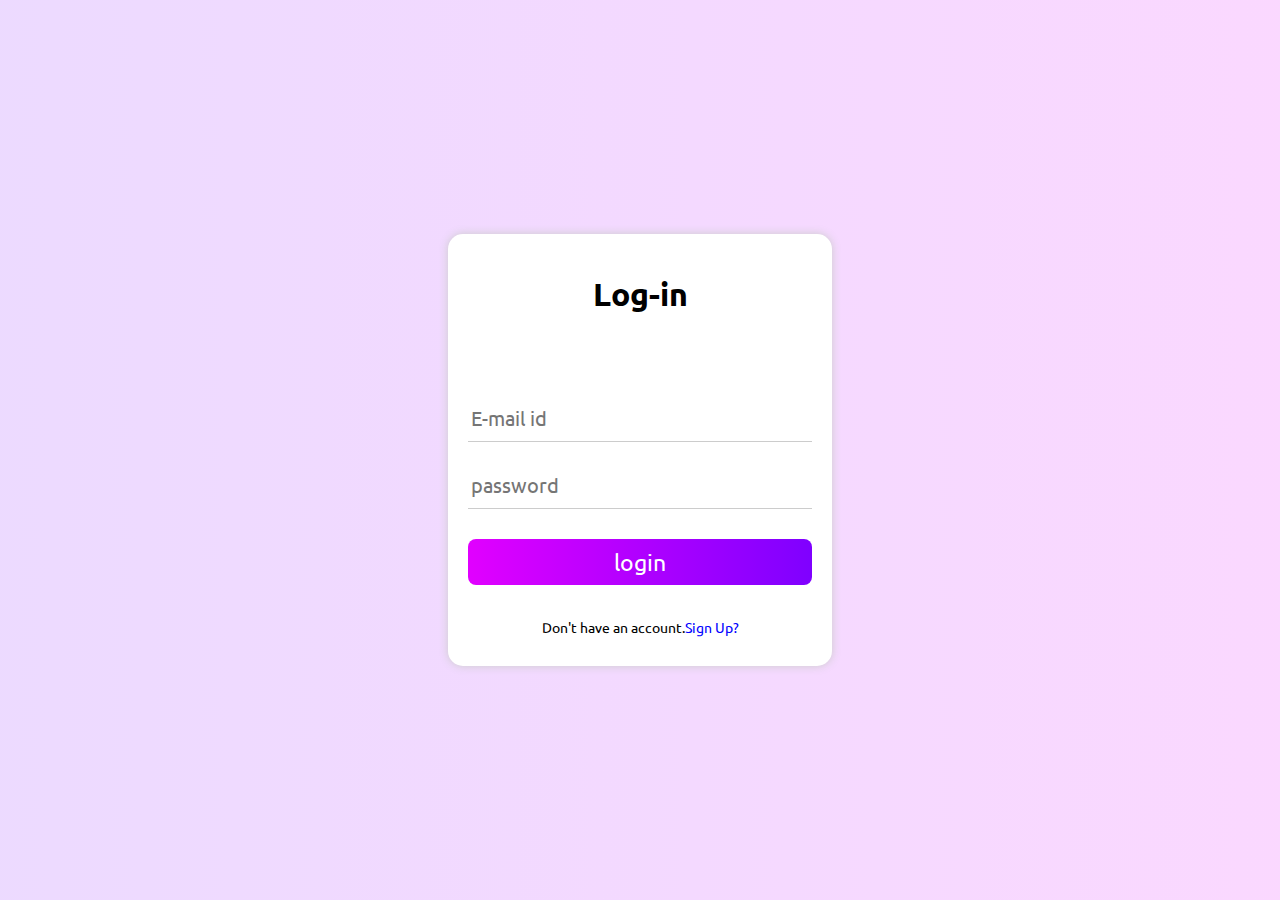
<file: index.html>
<!DOCTYPE html>
<html lang="en">

<head>
    <meta charset="UTF-8">
    <meta name="viewport" content="width=device-width, initial-scale=1.0">
    <title>Log-in</title>
    <link rel="stylesheet" href="css/style.css">
    <link rel="stylesheet" href="css/repv1.css">
    <link rel="stylesheet" href="https://cdnjs.cloudflare.com/ajax/libs/animate.css/4.1.1/animate.min.css" />
    <link rel="stylesheet" href="https://cdnjs.cloudflare.com/ajax/libs/font-awesome/6.5.2/css/all.min.css" integrity="sha512-SnH5WK+bZxgPHs44uWIX+LLJAJ9/2PkPKZ5QiAj6Ta86w+fsb2TkcmfRyVX3pBnMFcV7oQPJkl9QevSCWr3W6A==" crossorigin="anonymous" referrerpolicy="no-referrer" />
</head>

<body>
    <div id="container">
        <div id="page">
            <div class="login animate__animatted animate__flipInY" id="login_page">
                <h1 class="center">Log-in</h1>
                <form id="form_login" autocomplete="off">
                    <input type="email" placeholder="E-mail id" class="login_email" required="required" id="login_email" >
                    <!-- IN this section we use fifa icon using https://fontawesome.com/ -->
                    <small id="login_email_warning"><i class="fa-solid fa-triangle-exclamation"></i> Email id is not registered.......</small>
                    <input type="password" placeholder="password" class="login_password" required="required" id="login_password" >
                    <small id="login_password_warning"><i class="fa-solid fa-triangle-exclamation"></i> Wrong passward....</small>
                    <button type="submit" class="login_btn" id="log_btn">login</button>
                </form>
                <p id="para1">Don't have an account.<span id="signup_link">Sign Up?</span></p>
            </div>
            <div class="animate__animated animate__flipInY">
                <div class="signin">
                    <h1 class="center">Sign-Up</h1>
                    <form id="form_signup" autocomplete="off">
                        <input type="name" placeholder="Username" required="required" class="login_email" id="name">
                        <input type="email" placeholder="E-mail id" required="required" class="login_password"
                            id="email">
                            <small id="email_notice"><i class="fa-solid fa-triangle-exclamation"></i> E-mail Already exist....</small>
                        <input type="number" placeholder="Phone Number" required="required" class="login_number"
                            id="number">
                        <input type="password" placeholder="password" required="required" class="login_password"
                            id="password">
                        <button type="submit" class="login_btn" id="sign_btn">Sign Up</button>
                    </form>
                    <p id="para2">Already have an account.<span id="login_link"> Log In</span></p>
                </div>
            </div>
        </div>
    </div>
    <script src="js/script.js"></script>
    <script src="js/login_signup.js"></script>
</body>
</html>
</file>
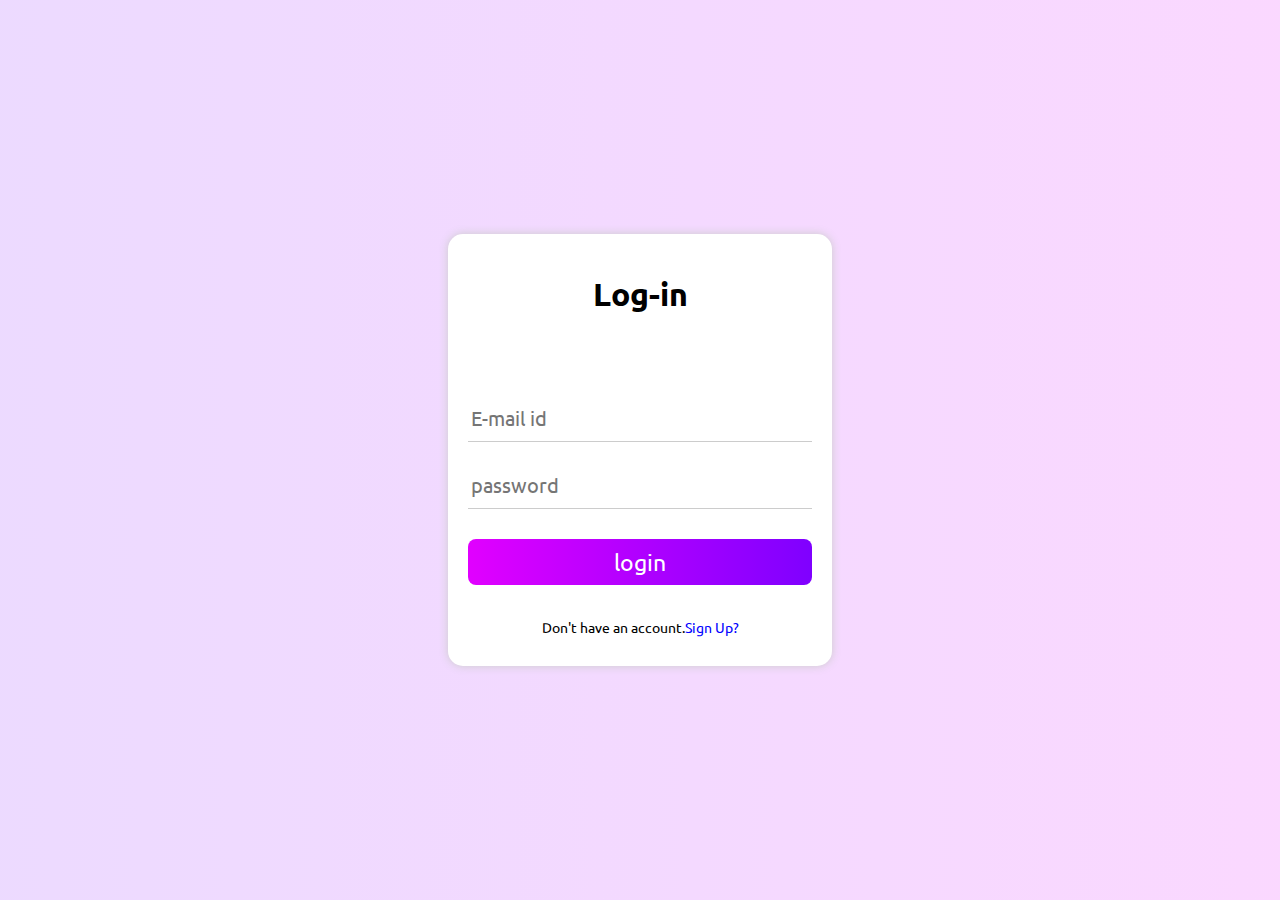
<file: profile/apps/contact/contact.html>
<!DOCTYPE html>
<html lang="en">
<head>
    <meta charset="UTF-8">
    <meta name="viewport" content="width=device-width, initial-scale=1.0">
    <title>Contact</title>
    <link rel="stylesheet" href="css/contact.css">
    <link rel="stylesheet" href="https://cdnjs.cloudflare.com/ajax/libs/font-awesome/6.5.2/css/all.min.css" integrity="sha512-SnH5WK+bZxgPHs44uWIX+LLJAJ9/2PkPKZ5QiAj6Ta86w+fsb2TkcmfRyVX3pBnMFcV7oQPJkl9QevSCWr3W6A==" crossorigin="anonymous" referrerpolicy="no-referrer" />
    <link rel="stylesheet" href="https://cdnjs.cloudflare.com/ajax/libs/animate.css/4.1.1/animate.min.css" />
</head>
<body>
    <div id="profile_box">
        <div id="profile_pic"></div>
    </div>
    <i class="fa-solid fa-circle-plus" id="new_contact_icon"></i>
    
    <div id="contant_main_box">
        <div id="contact_header">
            <h1><i class="fas fa-user-circle"></i>All Contacts</h1>
            <input type="search" placeholder="Search Your Contact Here..." id="search">
        </div>
        <div id="all_contact_box">

            
        </div>
    </div>
    
    <div id="contact_background" class="animate__animated animate__fadeIn">
        <center>
            <div id="add_contact_box" class="animate__animated animate__slideInDown">
                <h1 id="c_heading">Add New Contact</h1>
                <form>
                    <input type="text" placeholder="Enter Name" id="c_name">
                    <small id="contact_name_war"><i class="fa-solid fa-triangle-exclamation"></i> Please Enter the Name....</small>
                    <input type="number" placeholder="Enter Mobile No." id="c_number">
                    <small id="contact_number_war"><i class="fa-solid fa-triangle-exclamation"></i> Please Enter the Mobile No....</small>
                    <button type="submit" id="add">Add</button>
                    <button type="button" id="close">close</button>
                </form>
            </div>
        </center>
    </div>
    <script src="js/contact.js"></script>
</body>
</html>
</file>
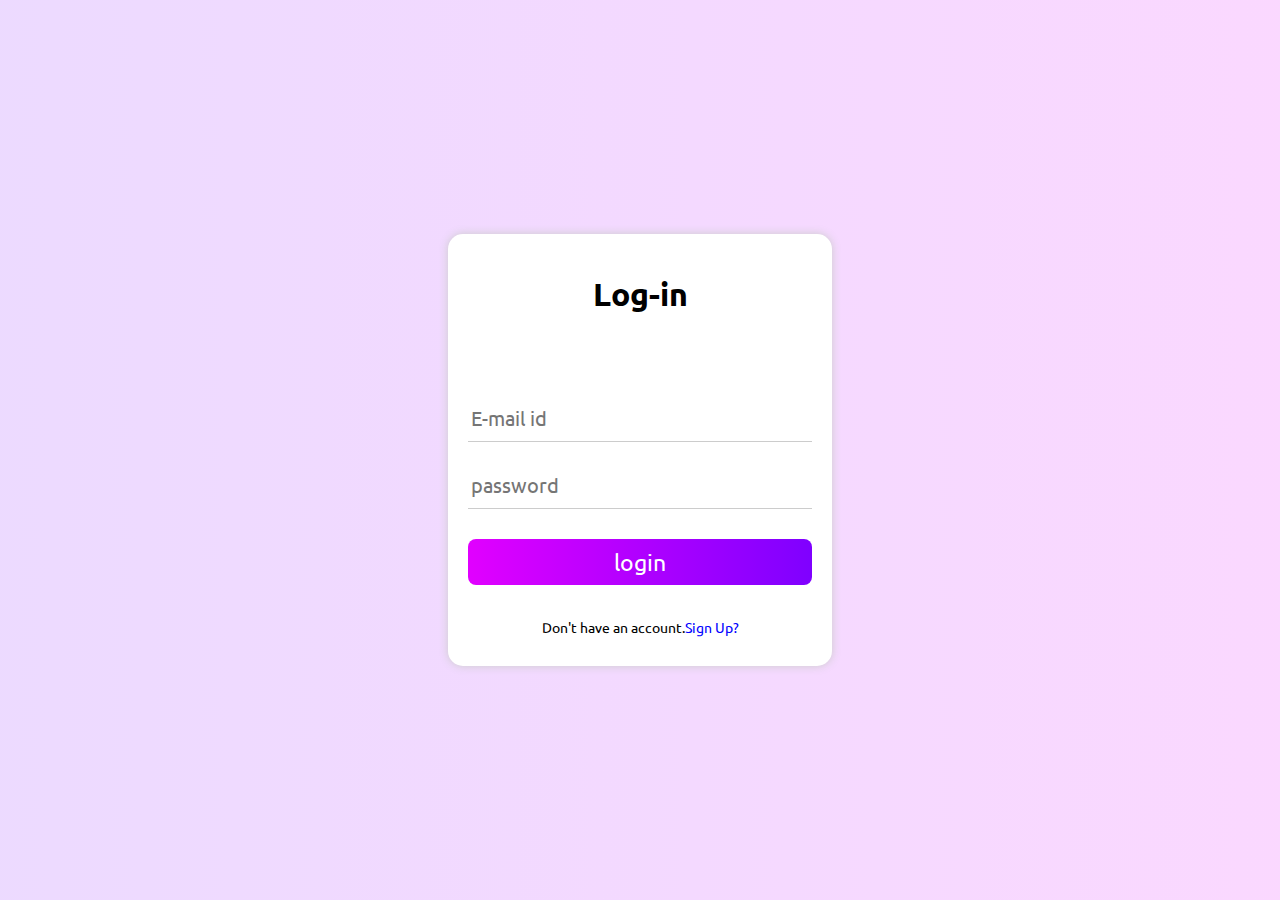
<file: profile/apps/player/player.html>
<!DOCTYPE html>
<html lang="en">
<head>
    <meta charset="UTF-8">
    <meta name="viewport" content="width=device-width, initial-scale=1.0">
    <title>player</title>
    <link rel="stylesheet" href="css/player.css">
    <link rel="stylesheet" href="https://cdnjs.cloudflare.com/ajax/libs/font-awesome/6.5.2/css/all.min.css" integrity="sha512-SnH5WK+bZxgPHs44uWIX+LLJAJ9/2PkPKZ5QiAj6Ta86w+fsb2TkcmfRyVX3pBnMFcV7oQPJkl9QevSCWr3W6A==" crossorigin="anonymous" referrerpolicy="no-referrer" />
    <!-- <script src="http://stpamitkumar.000webhostapp.com/fa_fa_icon_5_pro/icon.js"></script> -->
    <link rel="preconnect" href="https://fonts.googleapis.com">
    <link rel="preconnect" href="https://fonts.gstatic.com" crossorigin>
    <link href="https://fonts.googleapis.com/css2?family=Ubuntu:ital,wght@0,300;0,400;0,500;0,700;1,300;1,400;1,500;1,700&display=swap" rel="stylesheet">
</head>
<body>
    <div id="left">
        <video id="video_player">
            <source id="video_src" src="https://cdn.pixabay.com/video/2024/03/28/205923_tiny.mp4"></source>
        </video>
        <div id="progress_box">
            <div id="progress_bar"></div>
        </div>
        <div id="control">
            <div id="timing">
                <p id="v_timing">00:00 / 00:00</p>
            </div>
            <div id="play_tools" itemid="">
                <i class="fa-solid fa-backward" id="left_btn"></i>
                <i class="fa-solid fa-circle-play" id="play_btn"></i>
                <i class="fa-solid fa-forward" id="right_btn"></i>
            </div>
            <div id="other_tools">
                <div id="volume_box">
                    <input type="range" min="0" max="1" step="0.01" id="volume_control" style="display: none;">
                    <i class="fa-solid fa-volume-high" id="volume"></i>
                </div>
                <div id="speed_box">
                    <input type="range" min="0" max="2" step="0.25" id="speed_control" style="display: none;">
                    <i class="fa-solid fa-gauge-high" id="speed"></i>
                </div>
                <i class="fa-solid fa-expand" id="full_screen"></i>
            </div>
        </div>
    </div>
    <div id="right">
        <div id="top">
            <h3>Playlist</h3>
            <input type="search" placeholder="Search Video..." id="search">
            <i class="fa-solid fa-circle-plus" id="open_video_box_btn"></i>
            <div id="open_video_box">
                <h2>Add Video</h2>
                <form>
                    <input type="text" placeholder="Enter Video Name..." id="video_name">
                    <input type="text" placeholder="Enter Video URL..." id="video_link">
                    <button type="submit" id="add_video_btn">Add</button>
                </form>
            </div>
        </div>
        <div id="bottom">
            
        </div>
    </div>

    <script src="js/player.js"></script>
</body>
</html>
</file>
<file: css/style.css>
@import url('https://fonts.googleapis.com/css2?family=Baloo+2:wght@400..800&family=Lato:ital,wght@0,100;0,300;0,400;0,700;0,900;1,100;1,300;1,400;1,700;1,900&family=Madimi+One&family=Oswald:wght@200..700&family=Poppins:ital,wght@0,100;0,200;0,300;0,400;0,500;0,600;0,700;0,800;0,900;1,100;1,200;1,300;1,400;1,500;1,600;1,700;1,800;1,900&family=Ubuntu:ital,wght@0,300;0,400;0,500;0,700;1,300;1,400;1,500;1,700&display=swap');
*{
    margin: 0;
    padding: 0;
    box-sizing: border-box;
}
#container{
    width: 100%;
    height: 100vh;
    display: flex;
    justify-content: center;
    align-items: center;
    background: rgb(127,0,255);
    background: linear-gradient(90deg, rgba(127,0,255,0.14609593837535018) 0%, rgba(225,0,255,0.15449929971988796) 100%);
}
#page{
    width: 30vw;
    height: auto;
    background-color: white;
    box-shadow: 0 0 10px #ccc;
    border-radius: 15px;
}
.signin{
    display: none;
}
.center{
    padding: 40px 10px;
    text-align: center;
    font-family: "Ubuntu", sans-serif;
    font-style: normal;
}
.login_email, .login_password, .login_number{
    border: none;
    border-bottom: 1px solid #ccc;
    padding: 10px;
    padding-left: 3px;
    width: 100%;
    margin-top: 20px;
    font-family: "Ubuntu", sans-serif;
    font-size: 20px;
    outline: none;
    color: #727272;
}
#form_login, #form_signup{
    padding: 20px;
    margin-top: 0px;
}
.login_btn{
    width: 100%;
    border: none;
    padding: 8px;
    font-size: 23px;
    background: #7F00FF;  /* fallback for old browsers */
    background: -webkit-linear-gradient(to right, #E100FF, #7F00FF);  /* Chrome 10-25, Safari 5.1-6 */
    background: linear-gradient(to right, #E100FF, #7F00FF); /* W3C, IE 10+/ Edge, Firefox 16+, Chrome 26+, Opera 12+, Safari 7+ */
    color: white;
    font-family: "Ubuntu", sans-serif;
    cursor: pointer;
    margin-top: 30px;
    border-radius: 8px;
}
.login p, .signin p{
    font-family: "Ubuntu", sans-serif;
    font-size: 14px;
    text-align: center;
    margin-top: 13px;
    margin-bottom: 30px;
    color: black;
}
.login p span, .signin p span{
    color: blue;
    cursor: pointer;
}
#email_notice,#login_email_warning,#login_password_warning{
    color: red;
    font-family: "Ubuntu", sans-serif;
    padding: 3px;
    display: none;
}
</file>
<file: css/repv1.css>
@media only screen and (max-width: 1000px) {
    #page{
        width: 40vw;
        height: auto;
    }
  }
@media only screen and (max-width: 870px) {
    #page{
        width: 60vw;
        height: auto;
    }
  }
  @media only screen and (max-width: 600px) {
    #page{
        width: 80vw;
        height: auto;
    }
  }
  @media only screen and (max-width: 430px) {
    #page{
        width: 90vw;
        height: auto;
    }
  }
</file>
<file: profile/apps/contact/css/contact.css>
@charset "UTF-8";

*{
    margin: 0;
    padding: 0;
    box-sizing: border-box;
}
body{
    background: rgb(127,0,255);
    background: linear-gradient(90deg, rgba(127,0,255,0.14609593837535018) 0%, rgba(225,0,255,0.15449929971988796) 100%);
    overflow: hidden;
}
#profile_box{
    width: 150px;
    height: 150px;
    display: flex;
    justify-content: center;
    align-items: center;
    position: fixed;
    top: 0px;
    left: 0;
}
#profile_pic{
    width: 100px;
    height: 100px;
    border: 4px solid yellow;
    box-shadow: 0px 0px 10px #ccc;
    border-radius: 50%;
}
#new_contact_icon{
    font-size: 50px;
    position: fixed;
    bottom: 50px;
    right: 50px;
    color: yellow;
    cursor: pointer;
}
#contact_background{
    width: 100%;
    height: 100vh;
    background-color: rgba(0, 0, 0, 0.7);
    position: absolute;
    top: 0;
    left: 0;
    /* display: flex;  // this property does not work because there is two display 
    align-items: center;  // properties so only one property can work at a time
    justify-content: center; */
    display: none;
}
#add_contact_box{
    width: 35%;
    height: auto;
    background-color: white;
    box-shadow: 0px 0px 10px #ccc;
    border-radius: 15px;
    padding: 30px;
    margin-top: 150px;
}
#add_contact_box h1{
    text-align: center;
    color: yellow;
    font-family: "Ubuntu", sans-serif;
    margin: 10px;
}
#c_name, #c_number{
    width: 100%;
    padding: 15px;
    font-size: 15px;
    font-weight: bold;
    font-family: "Ubuntu", sans-serif;
    border: none;
    border: 1px solid yellow;
    border-left: 5px solid yellow;
    margin-top: 10px;
    margin-bottom: 10px;
    outline: none;
}
#add,#close{
    width: 100px;
    padding: 10px;
    background-color: yellow;
    border: none;
    font-family: "Ubuntu", sans-serif;
    font-size: 20px;
    outline: none;
    margin-top: 20px;
    align-items: center;
    cursor: pointer;
}
#contact_name_war,#contact_number_war{
    display: block;
    color: red;
    display: none;
}
/* contant main box */
#contant_main_box{
    width: 35%;
    height: 100vh;
    margin: 0 auto;
}
#contact_header{
    width: 100%;
    height: 20%;
}
#contact_header h1{
    text-align: center;
    font-size: 40px;
    font-family: "Ubuntu", sans-serif;
    margin-top: 20px;
}
#search{
    width: 100%;
    padding: 10px;
    padding: 3px;
    font-size: 20px;
    font-family: "Ubuntu", sans-serif;
    border: none;
    border-bottom: 1px solid black;
    background-color: inherit;
    margin-top: 18px;
    outline: none;
}
#all_contact_box{
    width: 100%;
    height: 80%;
    padding: 10px;
    overflow-y: scroll;
}
#all_contact_box::-webkit-scrollbar{
    width: 5px;
}
#all_contact_box::-webkit-scrollbar-track{
    background-color: inherit;
}
#all_contact_box::-webkit-scrollbar-thumb{
    background-color: yellow;
}
#contact{
    width: 100%;
    height: auto;
    padding: 15px;
    border-radius: 15px;
    background-color: white;
    box-shadow: 0px 0px 10px #ccc;
    margin: 15px 0;
}
#contact p{
    font-size: 20px;
    font-family: "Ubuntu", sans-serif;
    margin: 5px 0;
}
#tool{
    width: 25%;
    float: right;
    margin-top: -20px;
}
#tool i{
    font-size: 20px;
    margin: 10px;
}

/* Responsive coding  */

@media(max-width:1025px){
    #tool{
        margin-top: -40px;
        width: 50px;
    }
    #add_contact_box{
        width: 45%;
    }
}

@media(max-width: 769px){
    #contant_main_box{
        width: 50%;
    }
    #all_contact_box{
        margin-top: 20px;
    }
    #add_contact_box{
        width: 60%;
    }
}

@media(max-width: 568px){
    #contant_main_box{
        width: 100%;
    }
    #profile_box{
        display: none;
    }
    #new_contact_icon{
        bottom: 20px;
        right: 10px;
    }
    #add_contact_box{
        width: 90%;
    }
}
</file>
<file: profile/apps/player/css/player.css>
*{
    margin: 0;
    padding: 0;
    box-sizing: border-box;
}
#left{
    width: 75%;
    height: 100vh;
    float: left;
    overflow: scroll;
}
#right{
    width: 25%;
    height: 100vh;
    float: right;
}
/* Left part working */
#video_player{
    width: 100%;
    height: 82vh;
}
#progress_box{
    width: 100%;
    height: 10px;
    background-color: yellow;
    margin-bottom: 3px;

}
#progress_bar{
    width: 0%;
    height: 10px;
    background: #7F00FF;
    background: -webkit-linear-gradient(to right, #E100FF, #7F00FF);
    background: linear-gradient(to right, #E100FF, #7F00FF);
}
#control{
    width: 100%;
    height: 70px;
    background-color: black;
    display: flex;
    justify-content: space-between;
    align-items: center;
}
#play_btn{
    font-size: 50px;
    color: white;
    cursor: pointer;
    margin: 0 20px;
}
#left_btn,#right_btn{
    font-size: 30px;
    color: white;
    cursor: pointer;
}
#play_tools{
    display: flex;
    align-items: center;
    justify-content: center;
}
#v_timing{
    font-size: 20px;
    font-family: "Ubuntu", sans-serif;
    margin-left: 20px;
    color: white;
}
#timing,#play_tools,#other_tools{
    width: 33.33%;
    height: 50px;
    display: flex;
    align-items: center;
}
#other_tools{
    display: flex;
    justify-content: flex-end;
}
#volume,#speed,#full_screen{
    color: white;
    font-size: 25px;
    margin-right: 20px;
    cursor: pointer;
}

/* right part working */
#top{
    width: 100%;
    height: 20%;
    background-color: #ddd;
    padding: 15px;
    position: relative;
}
#top h3{
    text-align: center;
    font-family: "Ubuntu", sans-serif;
    font-size: 25px;
}
#search{
    width: 100%;
    padding: 10px;
    border: 2px solid #ccc;
    outline: none;
    margin-top: 20px;
    font-family: "Ubuntu", sans-serif;
}
#open_video_box_btn{
    font-size: 25px;
    position: absolute;
    top: 16px;
    right: 17px;
    cursor: pointer;
}
#open_video_box{
    width: 80%;
    height: auto;
    background-color: #323232;
    border-radius: 15px 0px 15px 15px;
    padding: 20px;
    position: absolute;
    top: 19px;
    right: 45px;
    display: none;
}
#open_video_box h2{
    color: white;
    font-family: "Ubuntu", sans-serif;
    text-align: center;
    margin: 10px 0;
}
#video_name,#video_link{
    width: 100%;
    padding: 8px;
    font-family: "Ubuntu", sans-serif;
    margin-bottom: 15px;
    border: 1px solid #ccc;
}
#add_video_btn{
    width: 70px;
    background-color: white;
    border: none;
    outline: none;
    padding: 8px;
    font-family: "Ubuntu", sans-serif;
}
#bottom{
    width: 100%;
    padding: 10px;
    height: 80%;
    overflow: auto;
}
#main_video_box{
    width: 100%;
    background-color: white;
    height: auto;
    box-shadow : 0px 0px 6px #ccc;
    margin-bottom: 15px;
}
#playlist_video_name{
    width: 100%;
    padding: 10px;
    font-family: "Ubuntu", sans-serif;
    font-size: 18px;
}
#video_play_btn{
    width: 50%;
    border: none;
    padding: 9px;
    font-family: "Ubuntu", sans-serif;
    cursor: pointer;
    background-color: #4285f4;
    color: white;
}
#video_delete_btn{
    width: 50%;
    border: none;
    padding: 9px;
    font-family: "Ubuntu", sans-serif;
    cursor: pointer;
    background-color: #ea4335;
    color: white;
}
#volume_control,#speed_control{
    appearance: none;
    transform: rotate(270deg);
    outline: none;
    width: 100px;
    height: 20px;
    cursor: pointer;
    background-color: #f22b1d;
    position: absolute;
    top: -71px;
    left: -37px;
}
#volume_control::-webkit-slider-thumb{
    appearance: none;
    width: 15px;
    height: 20px;
    background-color: white;
}
#speed_control::-webkit-slider-thumb{
    appearance: none;
    width: 15px;
    height: 20px;
    background-color: white;
}
#volume_box,#speed_box{
    width: fit-content;
    position: relative;
}

/* Responsive coding */
@media(max-width: 769px){
    #top{
        height: auto;
    }
    #left{
        width: 100%;
        height: auto;
    }
    #right{
        width: 100%;
    }
    #video_player {
        height: auto;
    }
    #volume, #speed, #full_screen {
        font-size: 18px;
        margin-right: 13px;
    }
    #play_btn {
        font-size: 36px;
    }
    #left_btn, #right_btn {
        font-size: 25px;
        margin: 0px -10px;
    }
    #v_timing {
        font-size: 15px;
        margin-left: 10px;
    }
}
@media(max-width: 340px){
    #volume, #speed, #full_screen {
        font-size: 15px;
        margin-right: 12px;
    }
    #v_timing {
        font-size: 13px;
        margin-left: 8px;
    }
    #play_btn {
        font-size: 33px;
    }
    #left_btn, #right_btn {
        font-size: 22px;
    }
}
</file>
